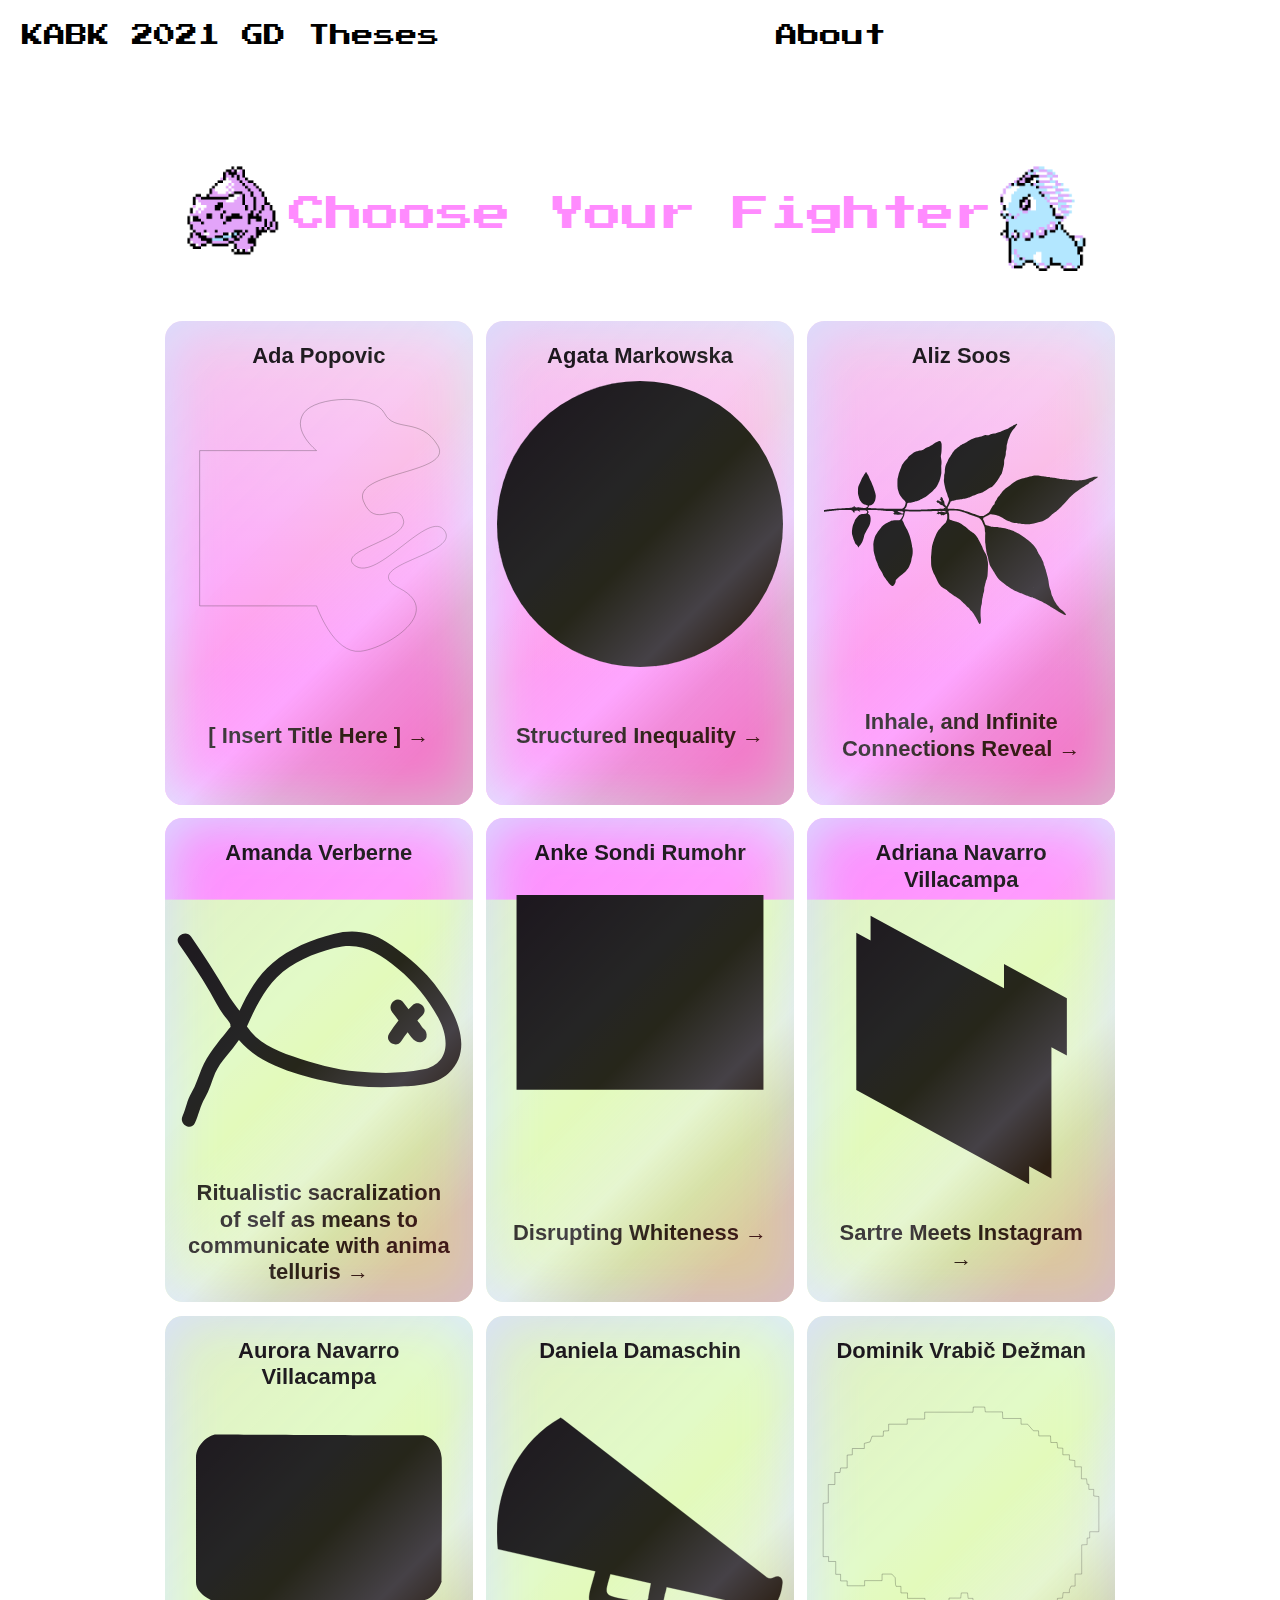
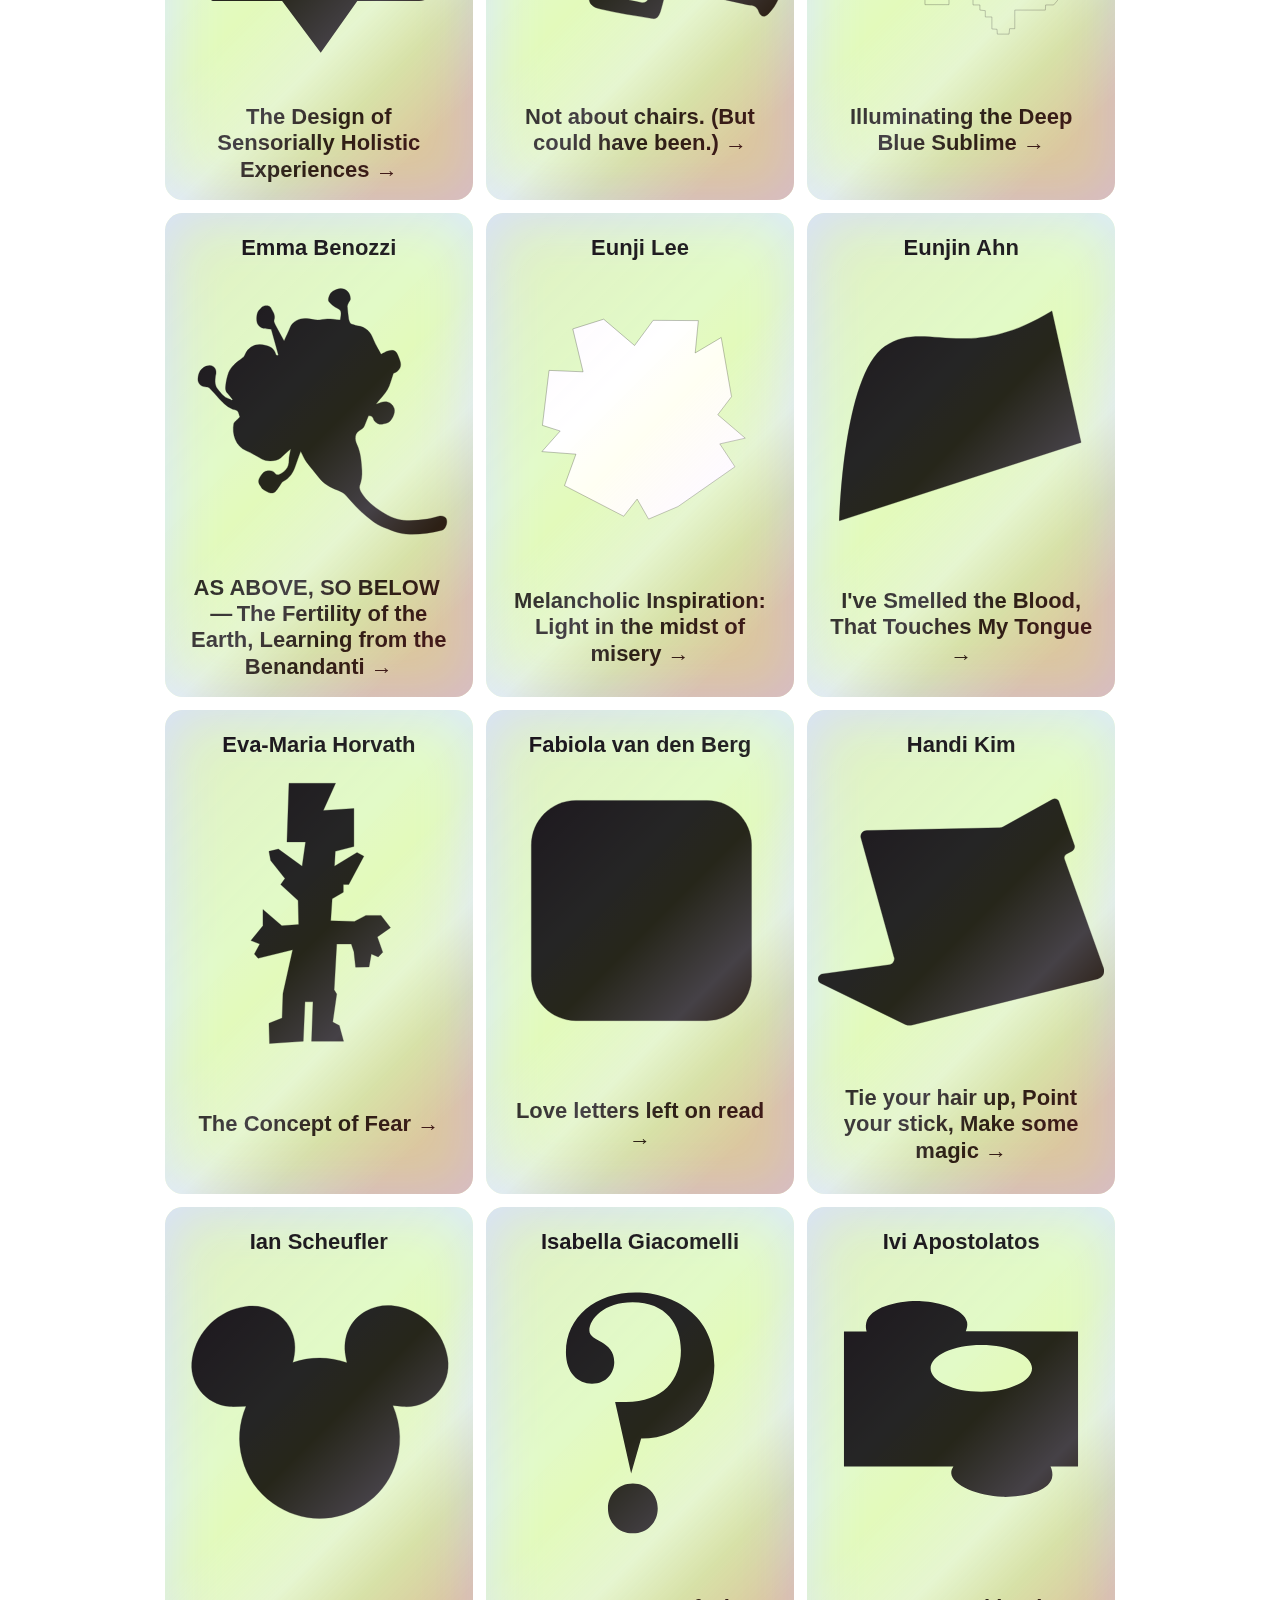
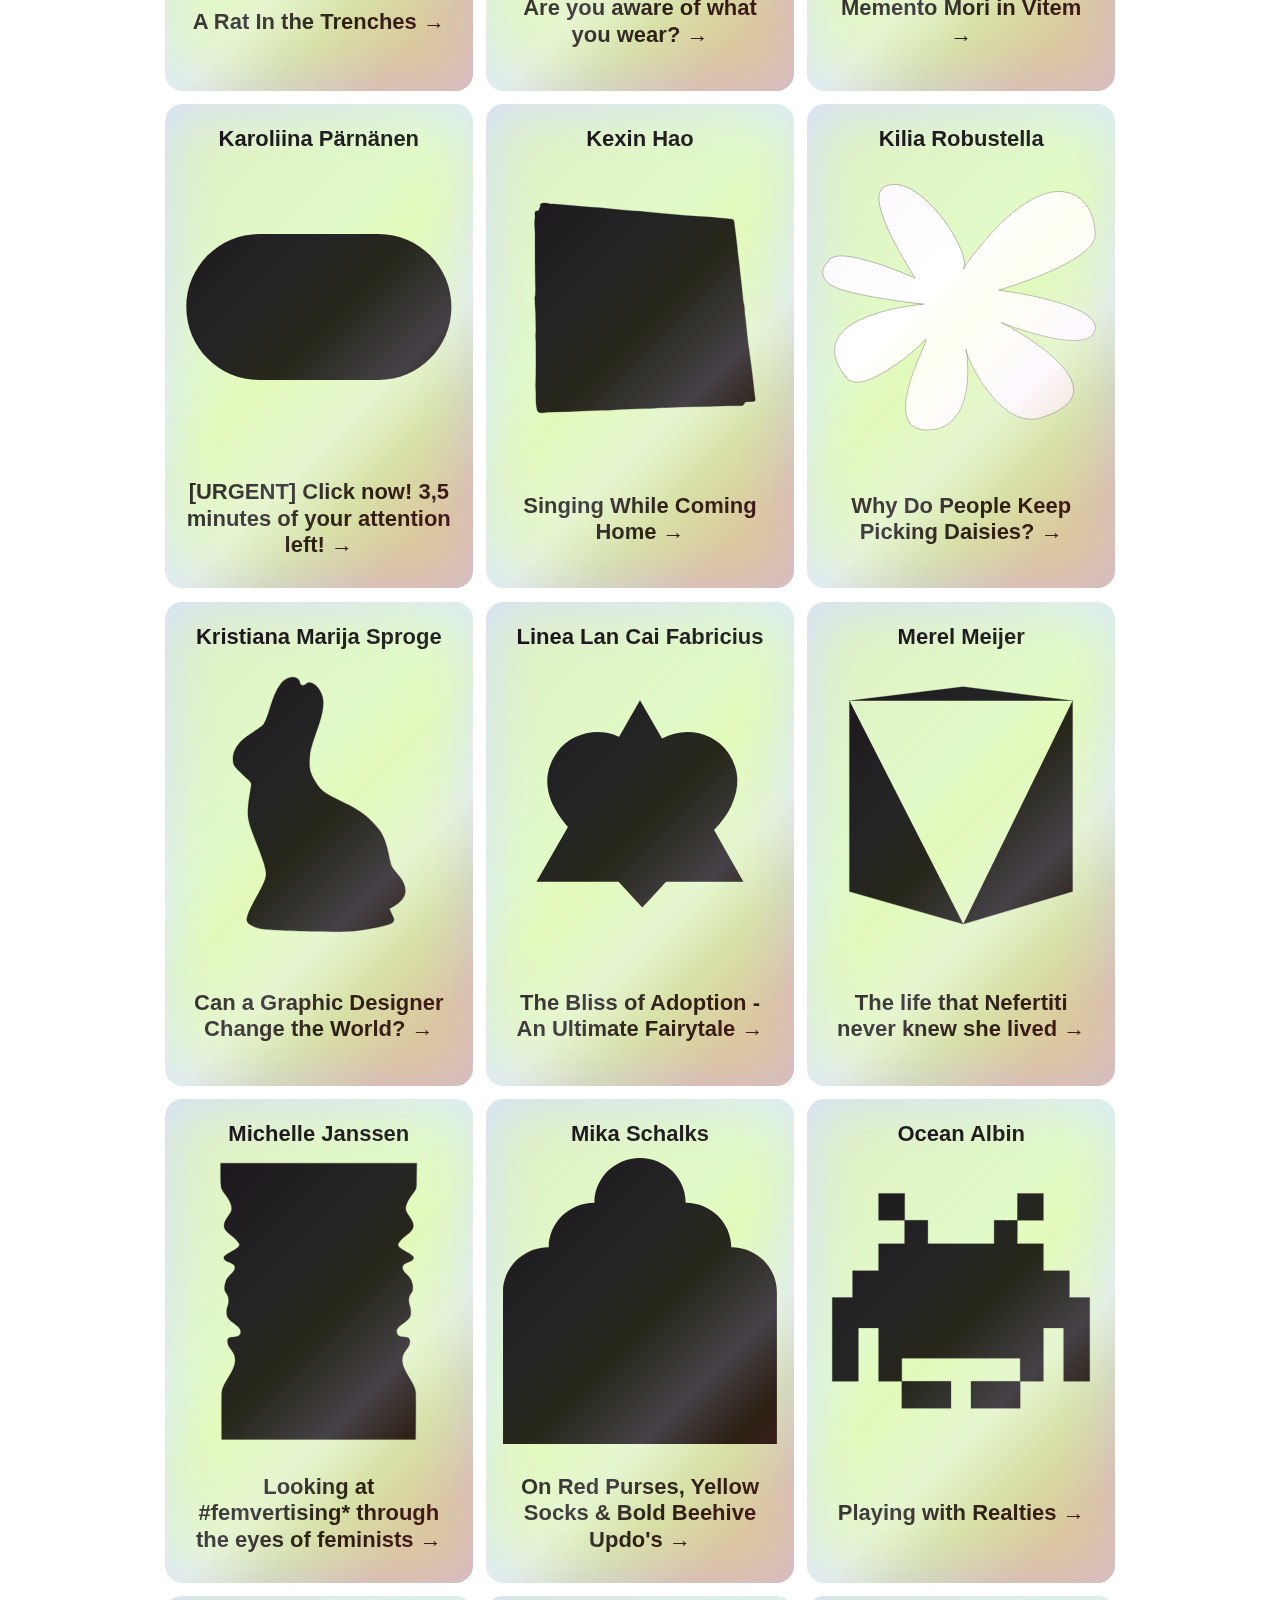
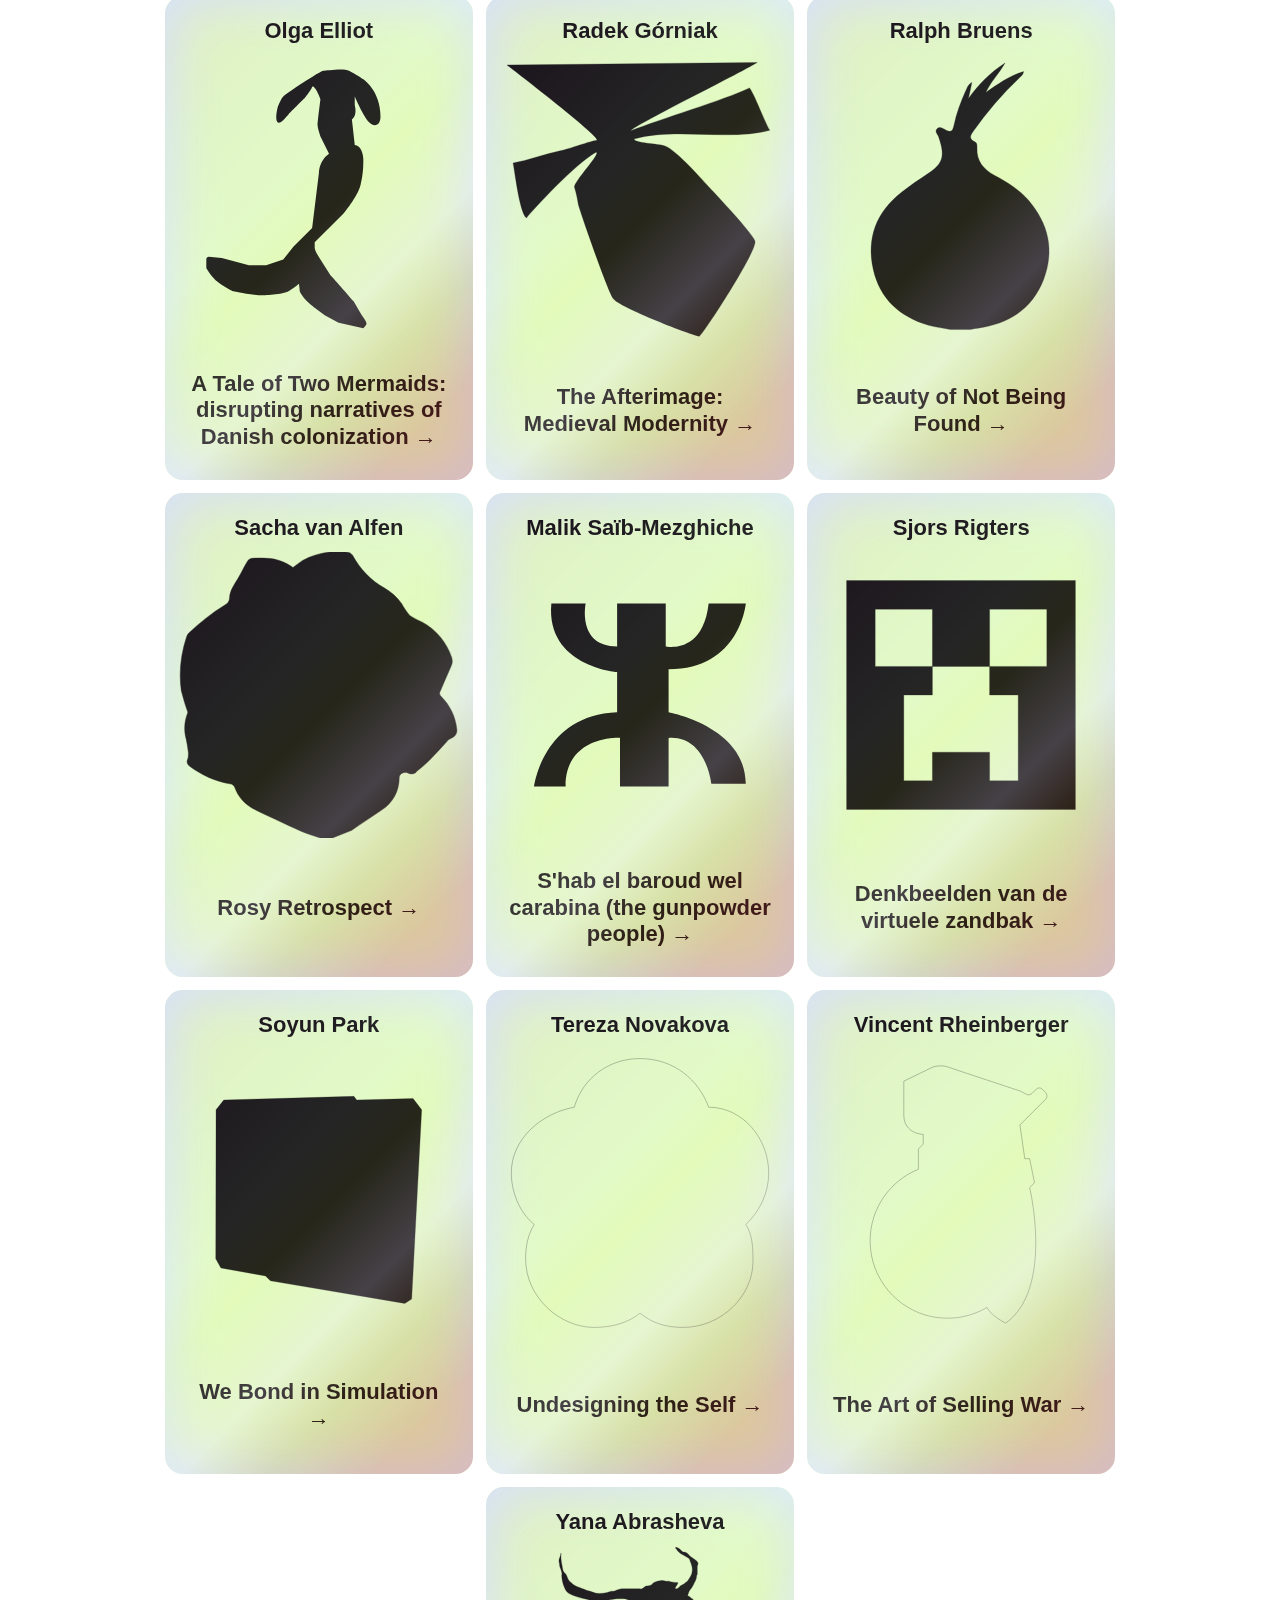
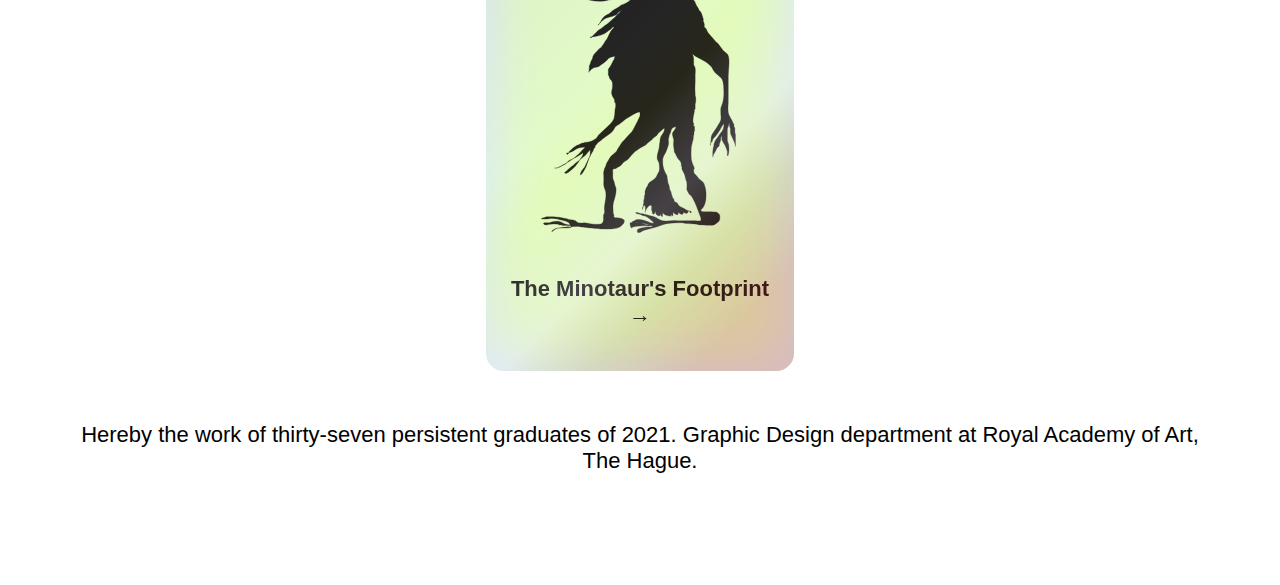
<file: index.html>
<!DOCTYPE html>
<!--[if lt IE 7]>      <html class="no-js lt-ie9 lt-ie8 lt-ie7"> <![endif]-->
<!--[if IE 7]>         <html class="no-js lt-ie9 lt-ie8"> <![endif]-->
<!--[if IE 8]>         <html class="no-js lt-ie9"> <![endif]-->
<!--[if gt IE 8]>      <html class="no-js"> <!--<![endif]-->
<html>

<head>
  <meta charset="utf-8">
  <meta http-equiv="X-UA-Compatible" content="IE=edge">
  <title>KABK GD 2021 Theses</title>
  <meta name="description" content="">
  <meta name="viewport" content="width=device-width, initial-scale=1">
  <link rel="stylesheet" href="css/reset.css">
  <link rel="stylesheet" href="css/style.css">
  <script type="text/javascript" src="js/theses-final.json" async defer></script>
  <script src="js/main.js" async defer></script>
  <link rel="shortcut icon" type="image/x-icon" href="favicon.ico">

</head>

<body>
  <nav>
    <a href="index.html">
      <p>KABK 2021 GD Theses</p>
    </a>
    <a href="about.html" class="link-about">
      <p>About</p>
    </a>
  </nav>
  <header>
    <div class="titlecontainer">
      <img src="images/bulbasaur.gif" />
      <h1>Choose Your Fighter</h1>
      <img src="images/chitorita.gif" />

    </div>
  </header>
  <div class="grid-container">
  </div>
  <footer>
    <p>Hereby the work of thirty-seven persistent graduates of 2021. Graphic Design department at Royal Academy of Art, The Hague.</p>
  </footer>
  <!--[if lt IE 7]>
      <p class="browsehappy">You are using an <strong>outdated</strong> browser. Please <a href="#">upgrade your browser</a> to improve your experience.</p>
    <![endif]-->

</body>

</html>
</file>
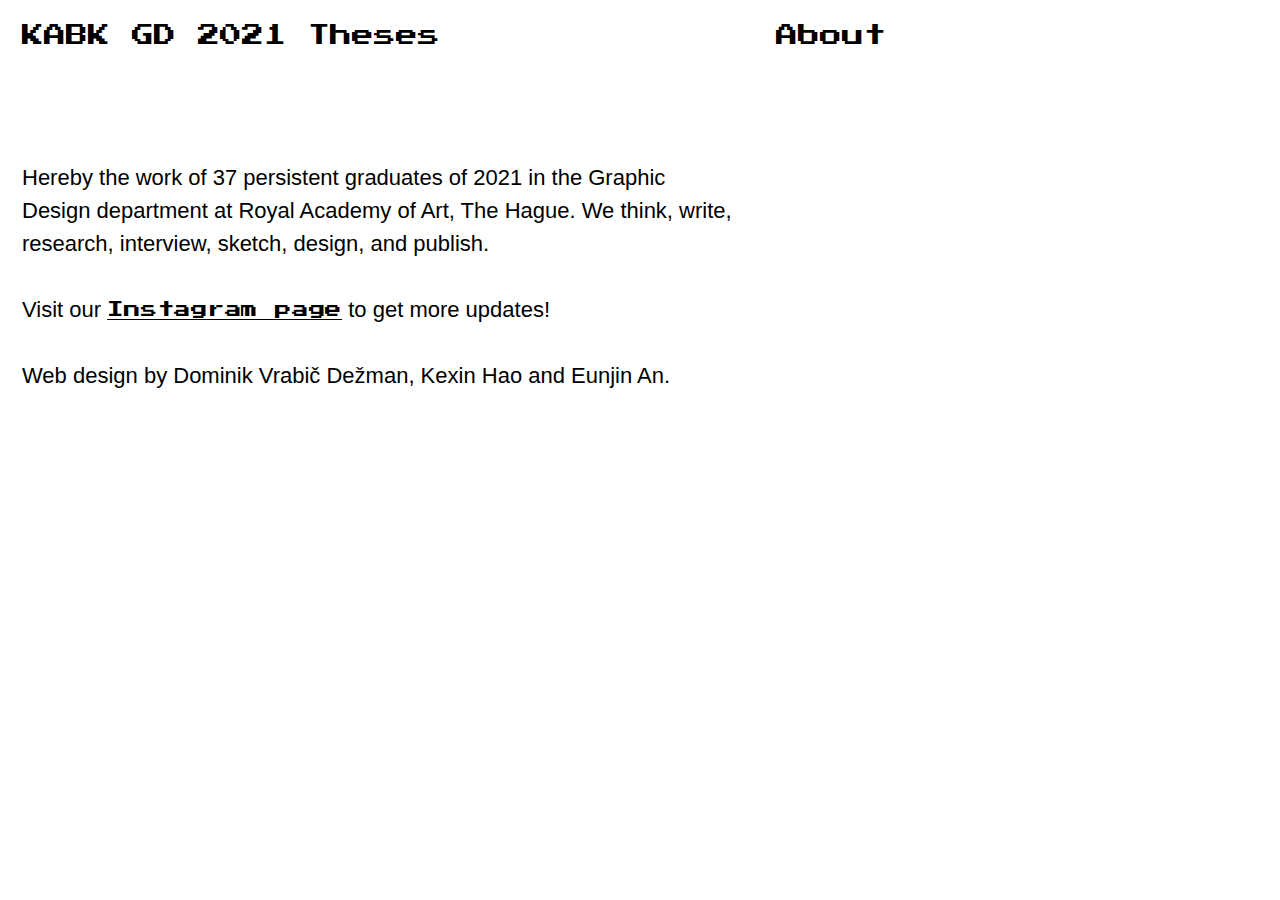
<file: about.html>
<!DOCTYPE html>
<!--[if lt IE 7]>      <html class="no-js lt-ie9 lt-ie8 lt-ie7"> <![endif]-->
<!--[if IE 7]>         <html class="no-js lt-ie9 lt-ie8"> <![endif]-->
<!--[if IE 8]>         <html class="no-js lt-ie9"> <![endif]-->
<!--[if gt IE 8]>      <html class="no-js"> <!--<![endif]-->
<html>

<head>
  <meta charset="utf-8">
  <meta http-equiv="X-UA-Compatible" content="IE=edge">
  <title>About</title>
  <meta name="description" content="">
  <meta name="viewport" content="width=device-width, initial-scale=1">
  <link rel="stylesheet" href="css/reset.css">
  <link rel="stylesheet" href="css/style.css">
  <script type="text/javascript" src="js/theses-final.json" async defer></script>
  <script src="js/main.js" async defer></script>

</head>

<body>
  <nav>
    <a href="index.html">
      <h1>KABK GD 2021 Theses</h1>
    </a>
    <a href="about.html" class="link-about">
      <p>About</p>
    </a>
  </nav>
  <article>
    <p>
      Hereby the work of 37 persistent graduates of 2021 in the Graphic Design department at Royal Academy of Art, The
      Hague.
      We think, write, research, interview, sketch, design, and publish.<br /><br />
      Visit our <a href="https://www.instagram.com/kabkgd2021/" target="_blank" class="insta-link">Instagram page</a> to
      get more updates!<br /><br />
      Web design by Dominik Vrabič Dežman, Kexin Hao and Eunjin An.
    </p>
  </article>
</body>

</html>
</file>
<file: css/style.css>
/*
TODO::

- on mobile, scroll left-right

*/

@import url("https://fonts.googleapis.com/css2?family=Press+Start+2P&display=swap");

:root {
  --card-height: 22rem;
  --card-width: 14rem;
  --text-font: "Helvetica";
}

* {
  box-sizing: border-box;
}

html {
  /* font-family: "Helvetica"; */
  font-family: var(--text-font), sans-serif;
  font-size: 22px;
  line-height: 1.2;
}

body {
  /* padding: 1em; */
}

nav {
  padding: 1rem 1rem 0 1rem;
  display: flex;
  flex-wrap: wrap;
  justify-content: space-between;
  margin-bottom: 5rem;
}

nav a {
  text-decoration: none;
  color: black;
  flex-basis: 39%;

  font-family: "Press Start 2P", cursive;
  line-height: 1.3em;
}

.titlecontainer h1 {
  font-family: "Press Start 2P", cursive;
  font-size: 2 rem;
  line-height: 1.3em;
  color: #ff8bfe;
  animation: blink 1s linear infinite;
}

header {
  margin: auto;
}

.titlecontainer {
  font-family: "Press Start 2P", cursive;
  font-size: 1.7rem;
  line-height: 1.3em;
  padding-bottom: 2rem;
  display: flex;
  align-items: center;
  justify-content: center;
  text-align: center;
}

.titlecontainer > img {
  display: block;
  height: 5rem;
}

.grid-container {
  width: 100vw;
  display: flex;
  flex-wrap: wrap;
  list-style: none;
  align-items: center;
  justify-content: center;
  margin: 0;
  padding: 0;
  margin-bottom: 2rem;
  height: 100%;
}

.container-card {
  perspective: 600px;
  width: var(--card-width);
  height: var(--card-height);
  margin: 0.3rem;
}

.card {
  /* Perspective options */
  transition: transform 1s;
  transform-style: preserve-3d;

  position: relative;

  width: 100%;
  height: 100%;
}

.card.is-flipped {
  transform: rotateY(180deg);
}

.card.is-flipped .thesis-shape,
.card.is-flipped .thesis-image {
  pointer-events: none;
}

.is-flipped .card-shade {
  display: none;
}

/* making a semi-transparent shade on top of the card */
.card-shade {
  z-index: 5;
  position: absolute;
  opacity: 0.5;
  width: 100%;
  height: 100%;
  background: rgb(255, 255, 255);
  background: linear-gradient(
    315deg,
    rgba(215, 84, 84, 0.608) 13%,
    rgba(195, 142, 93, 0.4598214285714286) 26%,
    rgba(250, 235, 255, 0.5550595238095238) 37%,
    rgba(255, 253, 173, 0.3029586834733894) 52%,
    rgba(255, 255, 255, 0.2945553221288515) 62%,
    rgba(235, 172, 255, 0.22452731092436973) 93%
  );
  pointer-events: none;
}

.card-shade,
.card-front,
.card-back {
  border-radius: 0.8rem;
}

.card-front,
.card-back {
  padding: 0.5rem;
  display: block;
  position: absolute;
  height: 100%;
  width: 100%;
  -webkit-backface-visibility: hidden;
  backface-visibility: hidden;

  background: linear-gradient(to bottom, #f0ffde 8%, #ff8bfe 75%);
  background-color: #defabe;
  background-attachment: fixed;
  box-shadow: inset 0px 0px 6vh 0.5vh #d5e5ff;
}

/* I made these color options... I treid it out and it doesnt look so great:D maybe we keep it simple... */
.color-one .card-front,
.color-one .card-back {
  background: linear-gradient(to bottom, #f0ffde 8%, #ff8bfe 75%);
  background-color: #defabe;
  background-attachment: fixed;
  box-shadow: inset 0px 0px 6vh 0.5vh #d5e5ff;
}

.color-one .titlecontainer h1 {
  color: #ff8bfe;
}

.color-one .card-shade {
  background: linear-gradient(
    315deg,
    rgba(215, 84, 84, 0.608) 13%,
    rgba(195, 142, 93, 0.4598214285714286) 26%,
    rgba(250, 235, 255, 0.5550595238095238) 37%,
    rgba(255, 253, 173, 0.3029586834733894) 52%,
    rgba(255, 255, 255, 0.2945553221288515) 62%,
    rgba(235, 172, 255, 0.22452731092436973) 93%
  );
}

.color-two .card-front,
.color-two .card-back {
  background: linear-gradient(to bottom, #ffecde 8%, #ffd18b 75%);
  background-color: #ffe600;
  background-attachment: fixed;
  box-shadow: inset 0px 0px 6vh 0.5vh #d5e5ff;
}

.color-two .card-shade {
  background: linear-gradient(
    315deg,
    rgba(255, 106, 0, 0.608) 13%,
    rgba(195, 180, 93, 0.46) 26%,
    rgba(250, 235, 255, 0.5550595238095238) 37%,
    rgba(255, 203, 173, 0.303) 52%,
    rgba(255, 255, 255, 0.295) 62%,
    rgba(172, 204, 255, 0.225) 93%
  );
}

.color-two .titlecontainer h1 {
  color: #ffc800;
}

.color-two img {
  filter: hue-rotate(70deg);
}

.color-three .card-front,
.color-three .card-back {
  background: linear-gradient(to bottom, #f3deff 8%, #8ba4ff 75%);
  background-color: #bedafa;
  background-attachment: fixed;
  box-shadow: inset 0px 0px 6vh 0.5vh #d5e5ff;
}

.color-three .card-shade {
  background: linear-gradient(
    315deg,
    rgba(93, 84, 215, 0.608) 13%,
    rgba(93, 127, 195, 0.46) 26%,
    rgba(235, 248, 255, 0.555) 37%,
    rgba(173, 188, 255, 0.303) 52%,
    rgba(255, 255, 255, 0.295) 62%,
    rgba(172, 204, 255, 0.225) 93%
  );
}

.color-three .titlecontainer h1 {
  color: #2337bc;
}

.color-three img {
  filter: hue-rotate(320deg);
}

/* .color-two {

} */

.card-front {
  display: flex;
  flex-direction: column;
}

.card-front__middle {
  width: 100%;
  height: 13em;
  pointer-events: none;
}

.card-front a {
  height: 100%;
  margin-top: 0.5rem;
  display: flex;
  align-items: center;
  justify-content: center;
  overflow: hidden;
}

.thesis-shape,
.thesis-image {
  width: 100%;
  height: 100%;
  object-fit: contain;
  pointer-events: visible;
}

.thesis-shape:hover {
  opacity: 0;
}

.thesis-image {
  opacity: 0;
  position: relative;
  width: 100%;
  height: 100%;
  top: -100%;
  object-fit: cover;
  /* -webkit-mask: url("/media/shapes/shape_ada_popovic.svg") no-repeat center;
  mask: url("/media/shapes/shape_ada_popovic.svg") no-repeat center; */
}

.thesis-image:hover {
  opacity: 1;
}

.card-back {
  overflow: scroll;
  transform: rotateY(180deg);
  transform-origin: center;
  padding: 1rem;
}

.card-back p {
  font-family: sans-serif;
  font-size: 0.9rem;
}

.card-front h2 {
  font-weight: 700;
  color: black;
  padding: 0.5rem;
  text-align: center;
}

.card-front h3 {
  font-weight: 600;
  padding: 0.5rem;
}

.card-front h3::after {
  content: " →";
}

.card a {
  color: black;
  text-decoration: none;
  text-align: center;
}

a:hover {
  text-decoration: underline;
}

article {
  padding: 0 0 0 1rem;
  width: 100%;
  max-width: 60ch;
  line-height: 1.5;
}

footer {
  margin-bottom: 2rem;
  text-align: center;
  margin: auto;
  margin-bottom: 5rem;
  width: 90%;
}

.insta-link {
  color: black;
  font-family: "Press Start 2P";
  font-size: 0.75em;
  position: relative;
  top: 0.1em;
  letter-spacing: -0.01rem;
}

@keyframes blink {
  50% {
    opacity: 0;
  }
}

@media screen and (max-width: 600px) {
  .link-about {
    margin-top: 1rem;
  }
  nav {
    flex-direction: column;
    text-align: center;
    margin-bottom: 1rem;
  }

  nav p:nth-child(1) {
    margin-bottom: 1rem;
  }

  .card-front h3 {
    font-size: 0.9rem;
  }

  .titlecontainer {
    flex-direction: column;
    text-align: center;
    align-items: center;
  }

  .titlecontainer h1 {
    margin: 1rem 0;
    order: 2;
  }

  .titlecontainer img:nth-child(1) {
    order: 1;
  }

  .titlecontainer img:nth-child(3) {
    order: 3;
  }
}

@media screen and (max-width: 500px) {
  .card-front__middle {
    height: 12em;
  }
}
</file>
